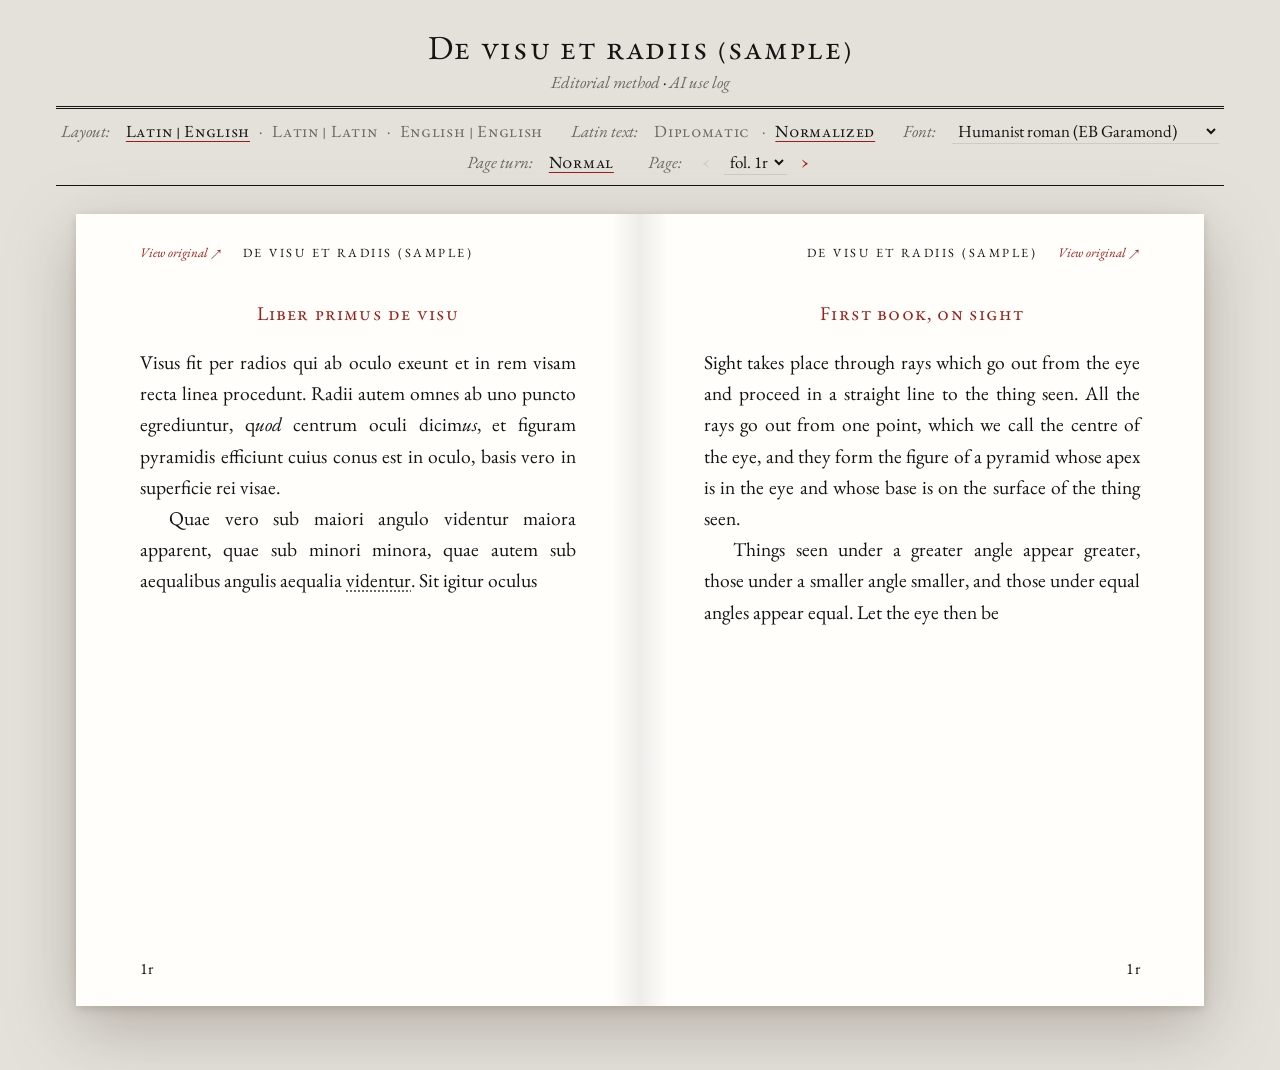
<file: index.html>
<!doctype html>
<html lang="en">
<head>
  <meta charset="utf-8">
  <meta name="viewport" content="width=device-width, initial-scale=1">
  <title>Digital Edition</title>
  <link rel="stylesheet" href="css/viewer.css">
  <!-- Order matters: font list, then the generated text, then the viewer. -->
  <script src="fonts/fonts.js"></script>
  <script src="data/edition.js"></script>
  <script src="js/viewer.js" defer></script>
</head>
<body data-reading="norm">
  <header class="masthead">
    <div class="title-row">
      <h1 id="ed-title">Digital Edition</h1>
      <nav class="site-links"><a href="method.html">Editorial method</a> · <a href="ai-log.html">AI use log</a></nav>
    </div>

    <div class="toolbar" role="toolbar" aria-label="Reading options">
      <fieldset class="control">
        <legend>Layout</legend>
        <div class="segmented" id="layout-ctl"></div>
      </fieldset>

      <fieldset class="control">
        <legend>Latin text</legend>
        <div class="segmented" id="reading-ctl">
          <button type="button" data-value="dipl" title="Original spelling, abbreviations and line breaks">Diplomatic</button>
          <button type="button" data-value="norm" title="Abbreviations expanded, spelling regularized">Normalized</button>
        </div>
      </fieldset>

      <label class="control">
        <span class="legend">Font</span>
        <select id="font-ctl"></select>
      </label>

      <div class="control">
        <span class="legend">Page turn</span>
        <div class="segmented"><button type="button" id="turn-ctl" title="Page-turn animation: Normal, 2× speed, or Off. Click to change.">Normal</button></div>
      </div>

      <div class="control pager">
        <span class="legend">Page</span>
        <div class="pager-row">
          <button type="button" id="prev" aria-label="Previous page">‹</button>
          <select id="page-ctl" aria-label="Go to page"></select>
          <button type="button" id="next" aria-label="Next page">›</button>
        </div>
      </div>
    </div>
  </header>

  <main id="panes" class="panes" aria-live="polite"></main>

  <dialog id="lightbox" aria-label="Enlarged diagram">
    <button type="button" class="lightbox-close" aria-label="Close">×</button>
    <img alt="">
    <p class="lightbox-caption"></p>
  </dialog>

  <noscript><p class="notice">This edition needs JavaScript turned on.</p></noscript>
</body>
</html>
</file>
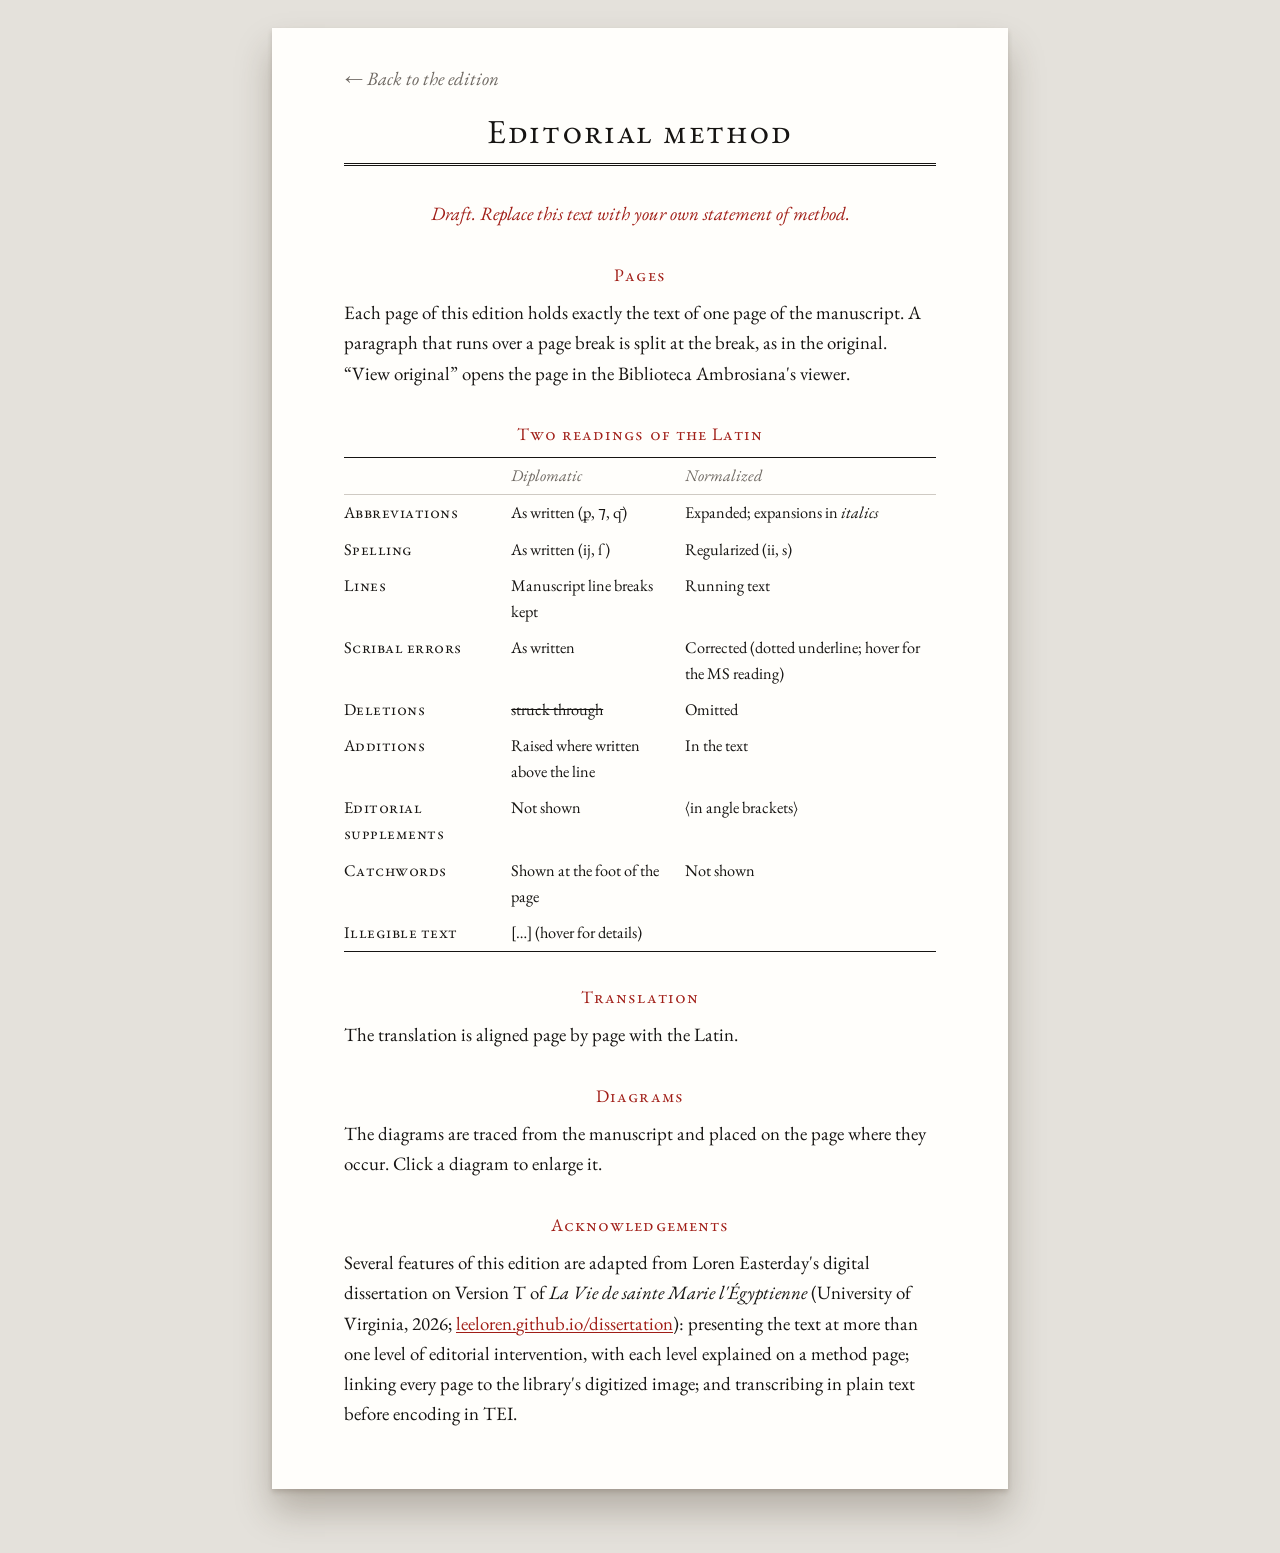
<file: method.html>
<!doctype html>
<html lang="en">
<head>
  <meta charset="utf-8">
  <meta name="viewport" content="width=device-width, initial-scale=1">
  <title>Editorial Method</title>
  <link rel="stylesheet" href="css/viewer.css">
  <style>
    .method { max-width: 46rem; margin: 28px auto 64px; padding: 36px clamp(20px, 6vw, 72px) 48px; background: var(--page); box-shadow: 0 3px 5px rgb(var(--shadow-tint) / .18), 0 22px 34px rgb(var(--shadow-tint) / .28); font-size: 1.18rem; line-height: 1.6; }
    .method .back { font-style: italic; margin: 0 0 18px; }
    .method .back a { color: var(--ink-soft); text-decoration: none; }
    .method .back a:hover { color: var(--rubric); text-decoration: underline; }
    .method h1 { text-align: center; border-bottom: 3px double var(--rule); padding-bottom: 12px; margin-bottom: 1em; }
    .method h2 { font-size: 1.1rem; font-weight: 400; font-variant: small-caps; letter-spacing: .06em; color: var(--rubric); text-align: center; margin: 1.8em 0 .5em; }
    .method p { margin: 0 0 .6em; }
    .method table { border-collapse: collapse; width: 100%; font-size: 1.02rem; border-top: 1px solid var(--rule); border-bottom: 1px solid var(--rule); }
    .method th, .method td { text-align: left; padding: 5px 10px 5px 0; vertical-align: top; }
    .method th { font-weight: 400; font-style: italic; color: var(--ink-soft); border-bottom: 1px solid var(--hair); }
    .method td:first-child { font-variant: small-caps; letter-spacing: .03em; }
    .draft { font-style: italic; color: var(--rubric); text-align: center; }
  </style>
</head>
<body>
  <main class="method">
    <p class="back"><a href="index.html">← Back to the edition</a></p>
    <h1>Editorial method</h1>
    <p class="draft">Draft. Replace this text with your own statement of method.</p>

    <h2>Pages</h2>
    <p>Each page of this edition holds exactly the text of one page of the manuscript.
      A paragraph that runs over a page break is split at the break, as in the original.
      “View original” opens the page in the Biblioteca Ambrosiana's viewer.</p>

    <h2>Two readings of the Latin</h2>
    <table>
      <tr><th></th><th>Diplomatic</th><th>Normalized</th></tr>
      <tr><td>Abbreviations</td><td>As written (ꝑ, ⁊, q̄)</td><td>Expanded; expansions in <i>italics</i></td></tr>
      <tr><td>Spelling</td><td>As written (ij, ſ)</td><td>Regularized (ii, s)</td></tr>
      <tr><td>Lines</td><td>Manuscript line breaks kept</td><td>Running text</td></tr>
      <tr><td>Scribal errors</td><td>As written</td><td>Corrected (dotted underline; hover for the MS reading)</td></tr>
      <tr><td>Deletions</td><td><del>struck through</del></td><td>Omitted</td></tr>
      <tr><td>Additions</td><td>Raised where written above the line</td><td>In the text</td></tr>
      <tr><td>Editorial supplements</td><td>Not shown</td><td>⟨in angle brackets⟩</td></tr>
      <tr><td>Catchwords</td><td>Shown at the foot of the page</td><td>Not shown</td></tr>
      <tr><td>Illegible text</td><td colspan="2">[…] (hover for details)</td></tr>
    </table>

    <h2>Translation</h2>
    <p>The translation is aligned page by page with the Latin.</p>

    <h2>Diagrams</h2>
    <p>The diagrams are traced from the manuscript and placed on the page where they occur.
      Click a diagram to enlarge it.</p>

    <h2>Acknowledgements</h2>
    <p>Several features of this edition are adapted from Loren Easterday's digital
      dissertation on Version T of <i>La Vie de sainte Marie l'Égyptienne</i>
      (University of Virginia, 2026; <a href="https://leeloren.github.io/dissertation/">leeloren.github.io/dissertation</a>):
      presenting the text at more than one level of editorial intervention, with each level
      explained on a method page; linking every page to the library's digitized image;
      and transcribing in plain text before encoding in TEI.</p>
  </main>
</body>
</html>
</file>
<file: css/viewer.css>
/* ================================================================
   Digital edition viewer — styles
   Modelled on a printed facing-page edition: one serif throughout,
   black ink and one rubric red, hairline rules, no boxes.
   Colours and sizes are tokens at the top; change them here.
   ================================================================ */

/* The interface itself is set in EB Garamond (the text panes use whatever
   font the reader picks). viewer.js loads the same files for the font menu. */
@font-face { font-family: "EB Garamond"; src: url("../fonts/EBGaramond.woff2") format("woff2"); font-weight: 400 800; font-style: normal; font-display: swap; }
@font-face { font-family: "EB Garamond"; src: url("../fonts/EBGaramond-Italic.woff2") format("woff2"); font-weight: 400 800; font-style: italic; font-display: swap; }

:root {
  --paper: #e4e1db;          /* the desk the book lies on */
  --page: #fffefb;           /* the page */
  --fold: rgb(0 0 0 / .07);  /* shading at the spine */
  --ink: #161412;
  --ink-soft: #6e6862;
  --rule: #161412;            /* rules are drawn in ink, thin */
  --hair: #cfcac3;            /* lighter hairlines */
  --rubric: #a01d16;          /* the one colour: rubric red */
  --mark: #f3e9b8;            /* opened note */
  --shadow-tint: 60 45 30;   /* colour of the shadow under the book (R G B) */
  --figure-bg: #fffefb;       /* behind diagrams in light mode and in the enlarged view */

  --serif: "EB Garamond", "Junicode", Georgia, serif;
  --text-font: "EB Garamond", "Junicode", Georgia, serif;   /* set by viewer.js */
  --text-style: normal;                                      /* set by viewer.js */
  --text-size: 1.22rem;
  --line: 1.6;
  --gutter: 16px;
  color-scheme: light;
}

@media (prefers-color-scheme: dark) {
  :root:not([data-theme="light"]) {
    --paper: #161412; --page: #46423c; --fold: rgb(0 0 0 / .22); --ink: #f1ebe1; --ink-soft: #c2b9ac;
    --rule: #f1ebe1; --hair: #6a645c; --rubric: #f2a68f; --mark: #6d6030; --shadow-tint: 0 0 0;
    color-scheme: dark;
  }
}
:root[data-theme="dark"] {
  --paper: #161412; --page: #46423c; --fold: rgb(0 0 0 / .22); --ink: #f1ebe1; --ink-soft: #c2b9ac;
  --rule: #f1ebe1; --hair: #6a645c; --rubric: #f2a68f; --mark: #6d6030; --shadow-tint: 0 0 0;
  color-scheme: dark;
}

* { box-sizing: border-box; }
html { -webkit-text-size-adjust: 100%; }
body {
  margin: 0;
  background: var(--paper);
  color: var(--ink);
  font-family: var(--serif);
  font-size: 17px;
  line-height: 1.4;
}
a { color: var(--rubric); text-decoration-thickness: 1px; text-underline-offset: 2px; }
::selection { background: var(--mark); color: var(--ink); }

/* ---------------- Masthead & toolbar ---------------- */
.masthead {
  max-width: 1200px; margin: 0 auto;
  padding: 28px var(--gutter) 0;
  text-align: center;
}
.title-row { border-bottom: 3px double var(--rule); padding-bottom: 12px; }
h1 {
  margin: 0;
  font-family: var(--serif);
  font-weight: 400; font-size: 2.1rem; line-height: 1.15;
  font-variant: small-caps; letter-spacing: .05em;
}
.site-links { margin-top: 4px; font-style: italic; }
.site-links a { color: var(--ink-soft); text-decoration: none; }
.site-links a:hover { color: var(--rubric); text-decoration: underline; }

.toolbar {
  display: flex; flex-wrap: wrap; justify-content: center; align-items: baseline;
  gap: 6px 28px;
  padding: 10px 0;
  border-bottom: 1px solid var(--rule);
}
.control {
  border: 0; margin: 0; padding: 0; min-width: 0;
  display: flex; align-items: baseline; gap: 8px; flex-wrap: wrap; justify-content: center;
}
.control legend, .control .legend {
  float: left;                 /* lets a legend sit inline with its fieldset's contents */
  padding: 0; margin-right: 8px;
  font-style: italic; color: var(--ink-soft);
}
.control legend::after, .control .legend::after { content: ":"; }
.control:disabled { opacity: .35; }

/* All controls read as type, not as widgets. */
button, select {
  font: inherit; color: var(--ink);
  background: none; border: 0; border-radius: 0;
  padding: 0; margin: 0; min-height: 0; cursor: pointer;
}
button:focus-visible, select:focus-visible, a:focus-visible {
  outline: 1px solid var(--rubric); outline-offset: 3px;
}
button:disabled { color: var(--hair); cursor: default; }

.segmented { display: inline; }
.segmented button { font-variant: small-caps; letter-spacing: .04em; color: var(--ink-soft); }
/* inline-block keeps the separator dot out of the pressed button's underline */
.segmented button + button::before { content: "·"; display: inline-block; color: var(--ink-soft); margin: 0 .55em; pointer-events: none; }
.segmented button:hover { color: var(--rubric); }
.segmented button[aria-pressed="true"] { color: var(--ink); text-decoration: underline; text-decoration-color: var(--rubric); text-underline-offset: 4px; }
/* the page-turn button shows its current setting; clicking cycles it */
#turn-ctl { color: var(--ink); text-decoration: underline; text-decoration-color: var(--rubric); text-underline-offset: 4px; min-width: 4.2em; text-align: left; }
#turn-ctl:hover { color: var(--rubric); }

select {
  border-bottom: 1px solid var(--hair);
  padding: 0 2px;
  max-width: 100%;
}
select:hover { border-bottom-color: var(--rubric); }
select option { background: var(--paper); color: var(--ink); }

.pager-row { display: inline-flex; align-items: baseline; gap: 10px; }
#prev, #next { font-size: 1.3rem; line-height: 1; padding: 0 4px; color: var(--rubric); }
#prev:disabled, #next:disabled { color: var(--hair); }

/* ---------------- Panes: an open book ----------------
   Each pane is one printed page: running head at the top, text, footnotes
   under a short rule, folio number in the outer bottom corner. */
.panes {
  display: grid; grid-template-columns: 1fr 1fr;
  max-width: 1160px; margin: 28px auto 64px; padding: 0 var(--gutter);
  /* Shadow under the whole book (drop-shadow follows the pages, not the box) */
  filter: drop-shadow(0 3px 5px rgb(var(--shadow-tint) / .18)) drop-shadow(0 22px 34px rgb(var(--shadow-tint) / .28));
}
.pane {
  position: relative; min-width: 0;
  display: flex; flex-direction: column;
  min-height: min(56rem, 88vh);
  background: var(--page);
  padding: 30px clamp(20px, 5vw, 64px) 26px;
}
/* The spine: a faint fold where the two pages meet */
.pane[data-side="verso"] { background-image: linear-gradient(to left, var(--fold), transparent 28px); }
.pane[data-side="recto"] { background-image: linear-gradient(to right, var(--fold), transparent 28px); }

/* Running head: the title in spaced capitals; "View original" in the outer top corner */
.pane-head {
  display: flex; justify-content: center; align-items: baseline;
  min-height: 1.4em; margin-bottom: 26px;
}
.running-title {
  font-size: .78rem; letter-spacing: .2em; text-transform: uppercase; color: var(--ink);
  text-align: center; padding: 0 6.5em;   /* room for the corner link */
}
.pane-head a {
  position: absolute; top: 30px;
  font-style: italic; font-size: .82rem; text-decoration: none; white-space: nowrap;
}
.pane[data-side="verso"] .pane-head a { left: clamp(20px, 5vw, 64px); }
.pane[data-side="recto"] .pane-head a { right: clamp(20px, 5vw, 64px); }
.pane-head a:hover { text-decoration: underline; }

.pane-body {
  flex: 1;
  font-family: var(--text-font); font-style: var(--text-style);
  font-size: var(--text-size); line-height: var(--line);
  overflow-wrap: break-word;
  font-variant-ligatures: common-ligatures;
  /* Never let a font substitute letters by language (EB Garamond turns u→v
     in Latin). The editor's characters must display exactly as encoded. */
  font-feature-settings: "locl" 0;
}
.pane-empty { color: var(--ink-soft); font-style: italic; text-align: center; margin-top: 3em; }

/* Footnotes at the foot of the page, under a short rule */
.footnotes {
  margin-top: 1.6em; padding-top: .6em;
  font-family: var(--text-font); font-size: .9rem; line-height: 1.4;
  background: linear-gradient(var(--ink), var(--ink)) top left / 5.5em 1px no-repeat;
}

/* Folio number, outer bottom corner */
.folio-foot { margin-top: 1.4em; font-size: 1rem; font-variant-numeric: lining-nums; letter-spacing: .03em; }
.pane[data-side="verso"] .folio-foot { text-align: left; }
.pane[data-side="recto"] .folio-foot { text-align: right; }

@media (max-width: 800px) {
  .panes { grid-template-columns: 1fr; gap: 14px; }
  .pane { min-height: 0; background-image: none !important; }
  .running-title { padding: 0; }
  .pane-head { flex-direction: column; align-items: center; gap: 4px; }
  .pane-head a { position: static; }
  .pane[data-side] .folio-foot { text-align: right; }
  :root { --text-size: 1.12rem; }
  h1 { font-size: 1.7rem; }
}

/* ---------------- Page turn (see turnPage in viewer.js) ---------------- */
.flip-layer { position: absolute; left: 0; top: 0; width: 0; height: 0; z-index: 20; pointer-events: none; }
.flip-cover, .flip-leaf { position: absolute; }
.flip-leaf { perspective: 4200px; transform-style: preserve-3d; }
.flip-strip { position: absolute; top: 0; transform-style: preserve-3d; will-change: transform; }
/* Which side of each strip shows is switched by viewer.js, not by backface-visibility */
.flip-face { position: absolute; top: 0; overflow: hidden; }
.flip-face.back { transform: rotateY(180deg); }
.flip-shade { position: absolute; inset: 0; background: #000; opacity: 0; }

/* ---------------- TEI rendering ---------------- */
.tei-head {
  font: inherit; font-style: normal; font-variant: small-caps; letter-spacing: .06em;
  color: var(--rubric); text-align: center; margin: .2em 0 .9em;
}
.tei-p { margin: 0; text-indent: 1.5em; text-align: justify; }
.tei-p.continued, .tei-head + .tei-p, .ms-figure + .tei-p { text-indent: 0; }
.tei-l { margin: 0; }

.hi.r-italic { font-style: italic; }
.hi.r-bold { font-weight: 700; }
.hi.r-underline { text-decoration: underline; }
.hi.r-sup, .hi.r-superscript { vertical-align: super; font-size: .75em; }
.hi.r-red, .hi.r-rubric { color: var(--rubric); }
.hi.r-caps, .hi.r-smallcaps { font-variant: small-caps; }

/* Diplomatic vs normalized. body[data-reading] is set by viewer.js. */
body[data-reading="dipl"] .norm { display: none; }
body[data-reading="norm"] .dipl { display: none; }

/* Diplomatic: page-faithful lines, no indent, ragged right, scribal features visible */
body[data-reading="dipl"] .pane[data-type="latin"] .tei-p { text-indent: 0; text-align: left; margin-bottom: .8em; }
.tei-del { text-decoration: line-through; text-decoration-thickness: 1px; color: var(--ink-soft); }
body[data-reading="dipl"] .tei-add.place-above,
body[data-reading="dipl"] .tei-add.place-supralinear { vertical-align: .55em; font-size: .78em; }
body[data-reading="dipl"] .tei-add.place-margin::before { content: "⸢"; }
body[data-reading="dipl"] .tei-add.place-margin::after { content: "⸣"; }
.tei-add { text-decoration: none; }
body[data-reading="dipl"] .unclear { text-decoration: underline dotted; text-underline-offset: 3px; }
.gap { color: var(--ink-soft); cursor: help; }
.fw { display: block; text-align: right; color: var(--ink-soft); font-style: italic; margin-top: .4em; }
.fw.fw-header, .fw.fw-pageNum { text-align: center; margin: 0 0 .6em; }

/* Normalized: editorial expansions in italics, supplied text in angle brackets */
.ex { font-style: italic; }
.supplied::before { content: "⟨"; color: var(--ink-soft); }
.supplied::after { content: "⟩"; color: var(--ink-soft); }
.sic-corr .norm { text-decoration: underline dotted var(--ink-soft); text-underline-offset: 3px; cursor: help; }

/* Notes: a red superscript numeral in the text; the note itself is a footnote */
.note-ref {
  font: inherit; font-style: normal; font-size: .68em;
  vertical-align: super; line-height: 1;
  padding: 0 1px; color: var(--rubric);
}
.note-ref:hover { text-decoration: underline; }
.footnotes .note-body { display: block; margin: 0 0 .3em; text-indent: 0; text-align: left; font-style: normal; transition: background-color .4s; }
.footnotes .note-body.lit { background: var(--mark); }
.note-body[hidden] { display: none; }
.note-num { color: var(--rubric); margin-right: .3em; }

/* Diagrams */
.ms-figure { display: block; margin: 1.2em 0; text-align: center; text-indent: 0; }
.fig-zoom {
  display: inline-block; padding: 6px; background: var(--figure-bg);
  cursor: zoom-in;
  width: min(100%, 480px);   /* definite width so unsized SVGs still show */
}
.fig-zoom img { display: block; width: 100%; height: auto; max-height: 50vh; object-fit: contain; }
.fig-zoom canvas { display: block; margin: 0 auto; }   /* painted stand-in during a page turn */
/* Dark mode: draw the diagram's lines in light ink on the dark page instead of
   showing a bright white box. (The enlarged view still shows it on paper.) */
@media (prefers-color-scheme: dark) {
  :root:not([data-theme="light"]) .fig-zoom { background: transparent; }
  :root:not([data-theme="light"]) .fig-zoom img,
  :root:not([data-theme="light"]) .fig-zoom canvas { filter: invert(.9) hue-rotate(180deg); }
}
:root[data-theme="dark"] .fig-zoom { background: transparent; }
:root[data-theme="dark"] .fig-zoom img,
:root[data-theme="dark"] .fig-zoom canvas { filter: invert(.9) hue-rotate(180deg); }
.fig-caption { display: block; font-size: .85em; font-style: italic; color: var(--ink-soft); margin-top: .4em; }

/* Lightbox */
#lightbox {
  border: 1px solid var(--rule); border-radius: 0; padding: 24px; background: var(--figure-bg);
  max-width: min(96vw, 1200px); max-height: 94vh;
}
#lightbox::backdrop { background: rgb(10 8 6 / .8); }
#lightbox img { display: block; width: min(90vw, 1100px); max-height: 80vh; object-fit: contain; }
.lightbox-caption { color: #4a443e; font-style: italic; text-align: center; margin: 12px 0 0; }
.lightbox-close {
  position: absolute; top: 6px; right: 10px; font-size: 1.5rem; line-height: 1; color: #4a443e;
}

.notice { max-width: 40em; margin: 40px auto; padding: 0 var(--gutter); font-style: italic; text-align: center; }

/* Print: just the panes */
@media print {
  body { background: none; }
  .toolbar, .site-links, .pane-head a { display: none; }
  .panes { filter: none; }
  .pane { background-image: none !important; break-inside: avoid; }
}
</file>
